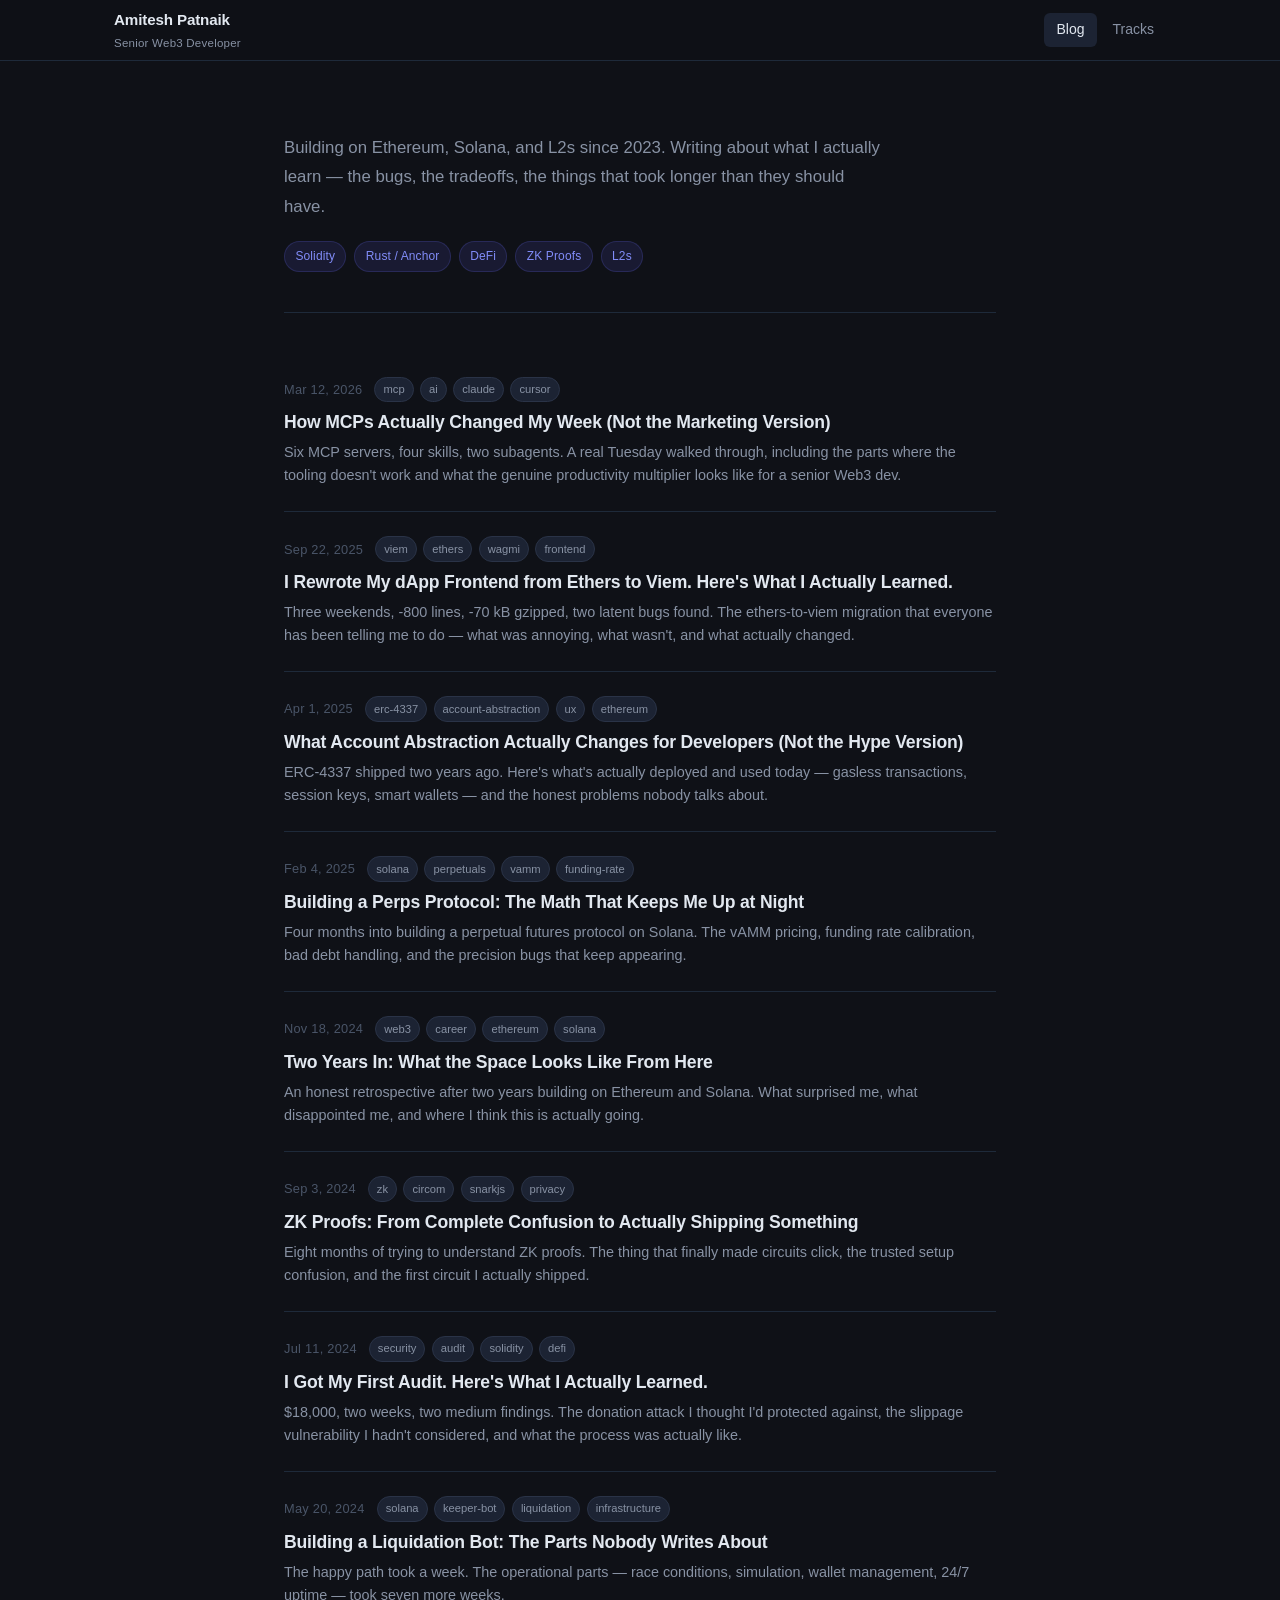
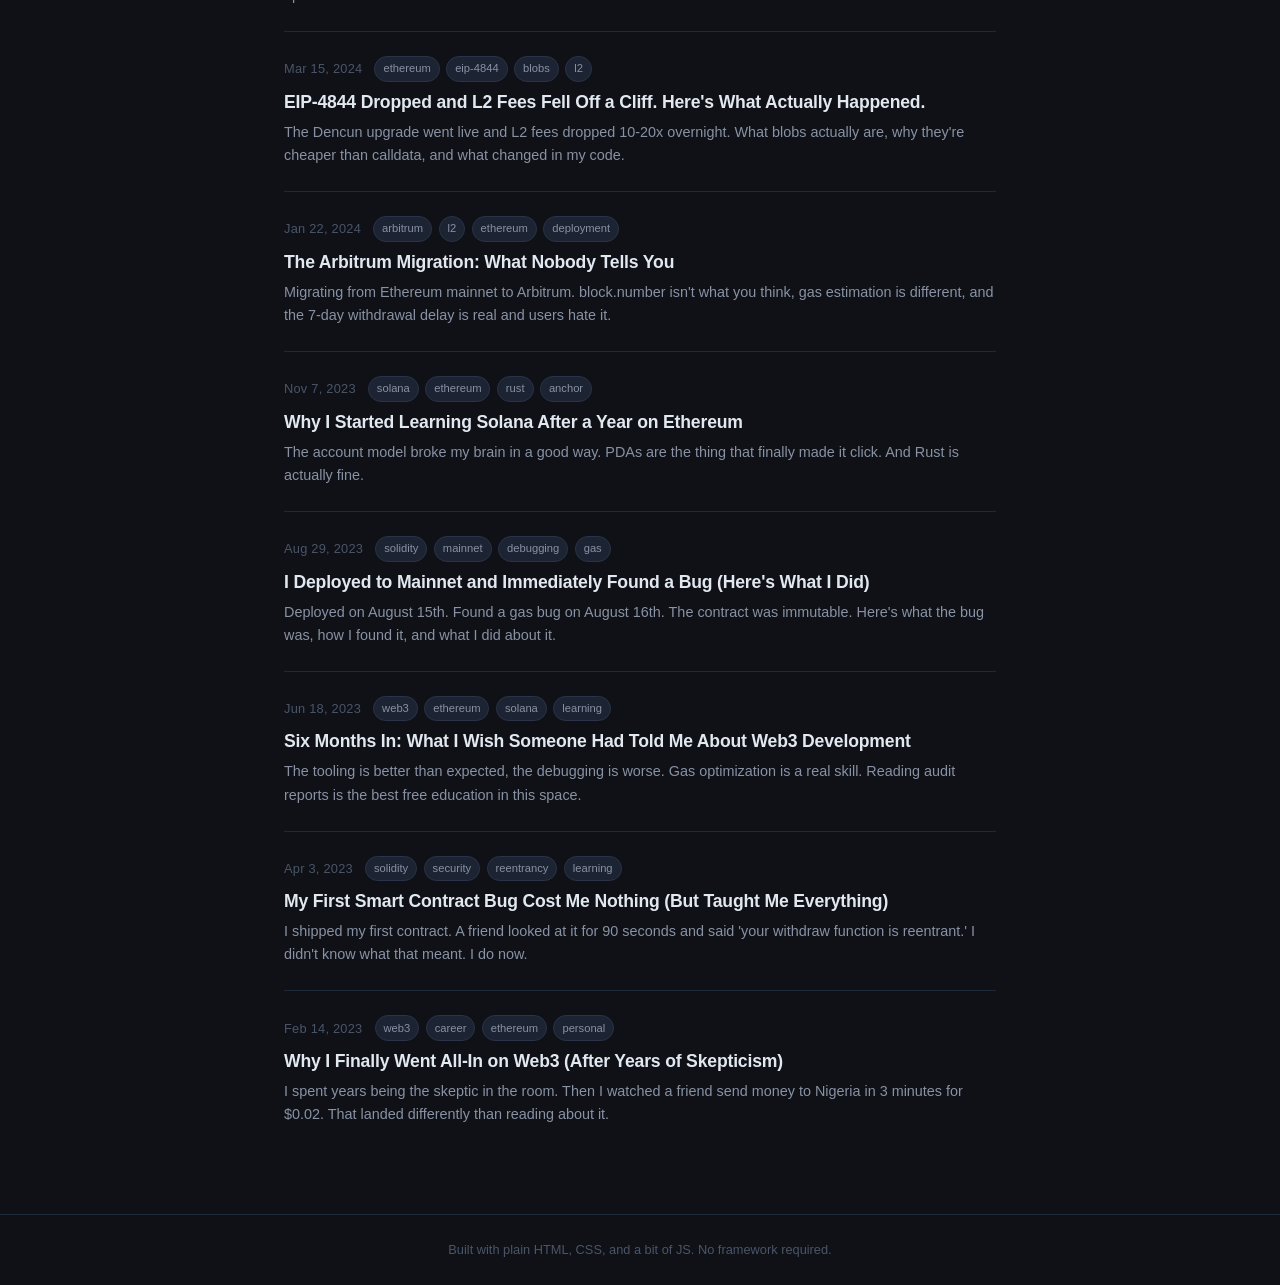
<file: index.html>
<!DOCTYPE html>
<html lang="en">
<head>
  <meta charset="UTF-8" />
  <meta name="viewport" content="width=device-width, initial-scale=1.0" />
  <title>Amitesh Patnaik — Web3 Dev Blog</title>
  <link rel="stylesheet" href="site/style.css" />
</head>
<body>
  <div class="layout">

    <header class="site-header">
      <div class="header-inner">
        <a href="index.html" class="logo">
          <span class="logo-name">Amitesh Patnaik</span>
          <span class="logo-sub">Senior Web3 Developer</span>
        </a>
        <nav class="header-nav">
          <a href="index.html" class="nav-link active">Blog</a>
          <a href="site/tracks.html" class="nav-link">Tracks</a>
        </nav>
      </div>
    </header>

    <main class="main">
      <div class="hero">
        <p class="hero-text">
          Building on Ethereum, Solana, and L2s since 2023. Writing about what I actually learn — the bugs, the tradeoffs, the things that took longer than they should have.
        </p>
        <div class="hero-tags">
          <span class="tag">Solidity</span>
          <span class="tag">Rust / Anchor</span>
          <span class="tag">DeFi</span>
          <span class="tag">ZK Proofs</span>
          <span class="tag">L2s</span>
        </div>
      </div>

      <section class="posts-section">
        <div class="posts-list" id="posts-list">
          <!-- Populated by JS -->
          <div class="loading">Loading posts…</div>
        </div>
      </section>
    </main>

    <footer class="site-footer">
      <p>Built with plain HTML, CSS, and a bit of JS. No framework required.</p>
    </footer>

  </div>

  <script src="site/posts.js"></script>
  <script src="site/app.js"></script>
</body>
</html>
</file>
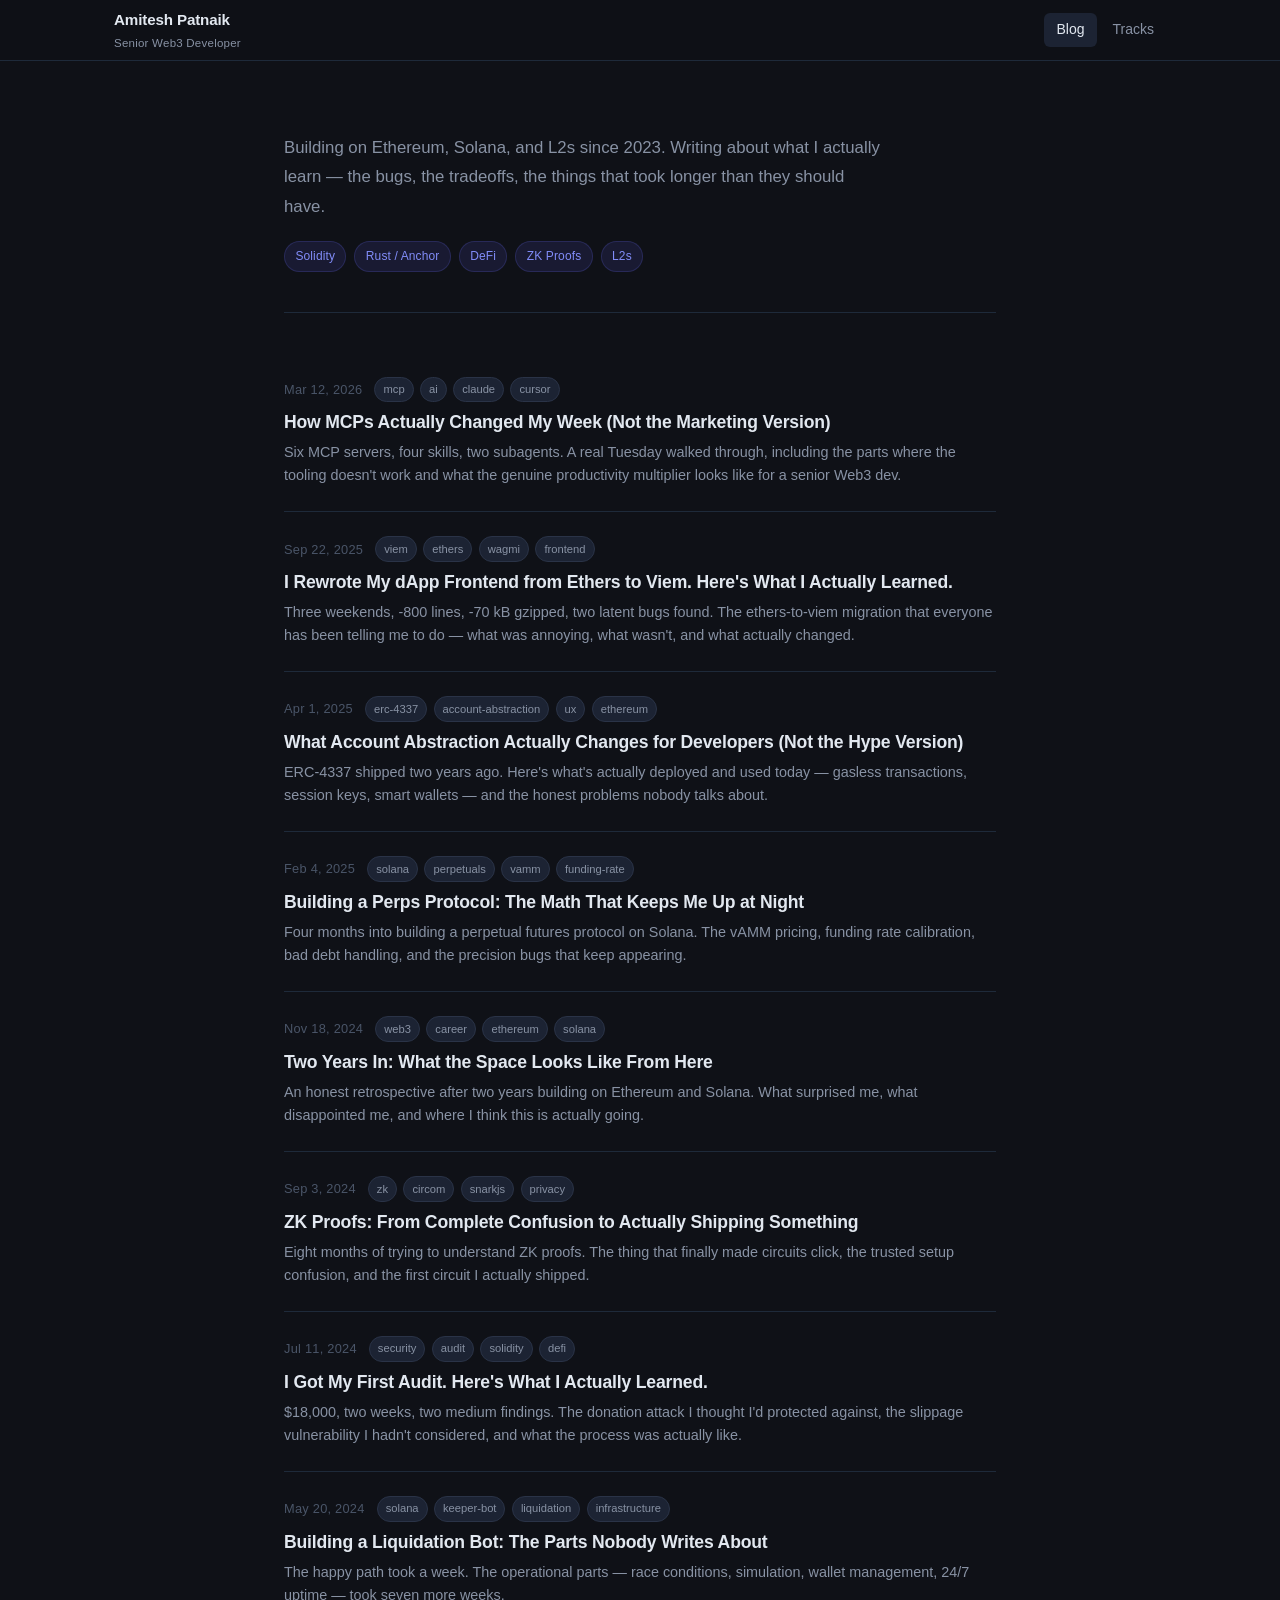
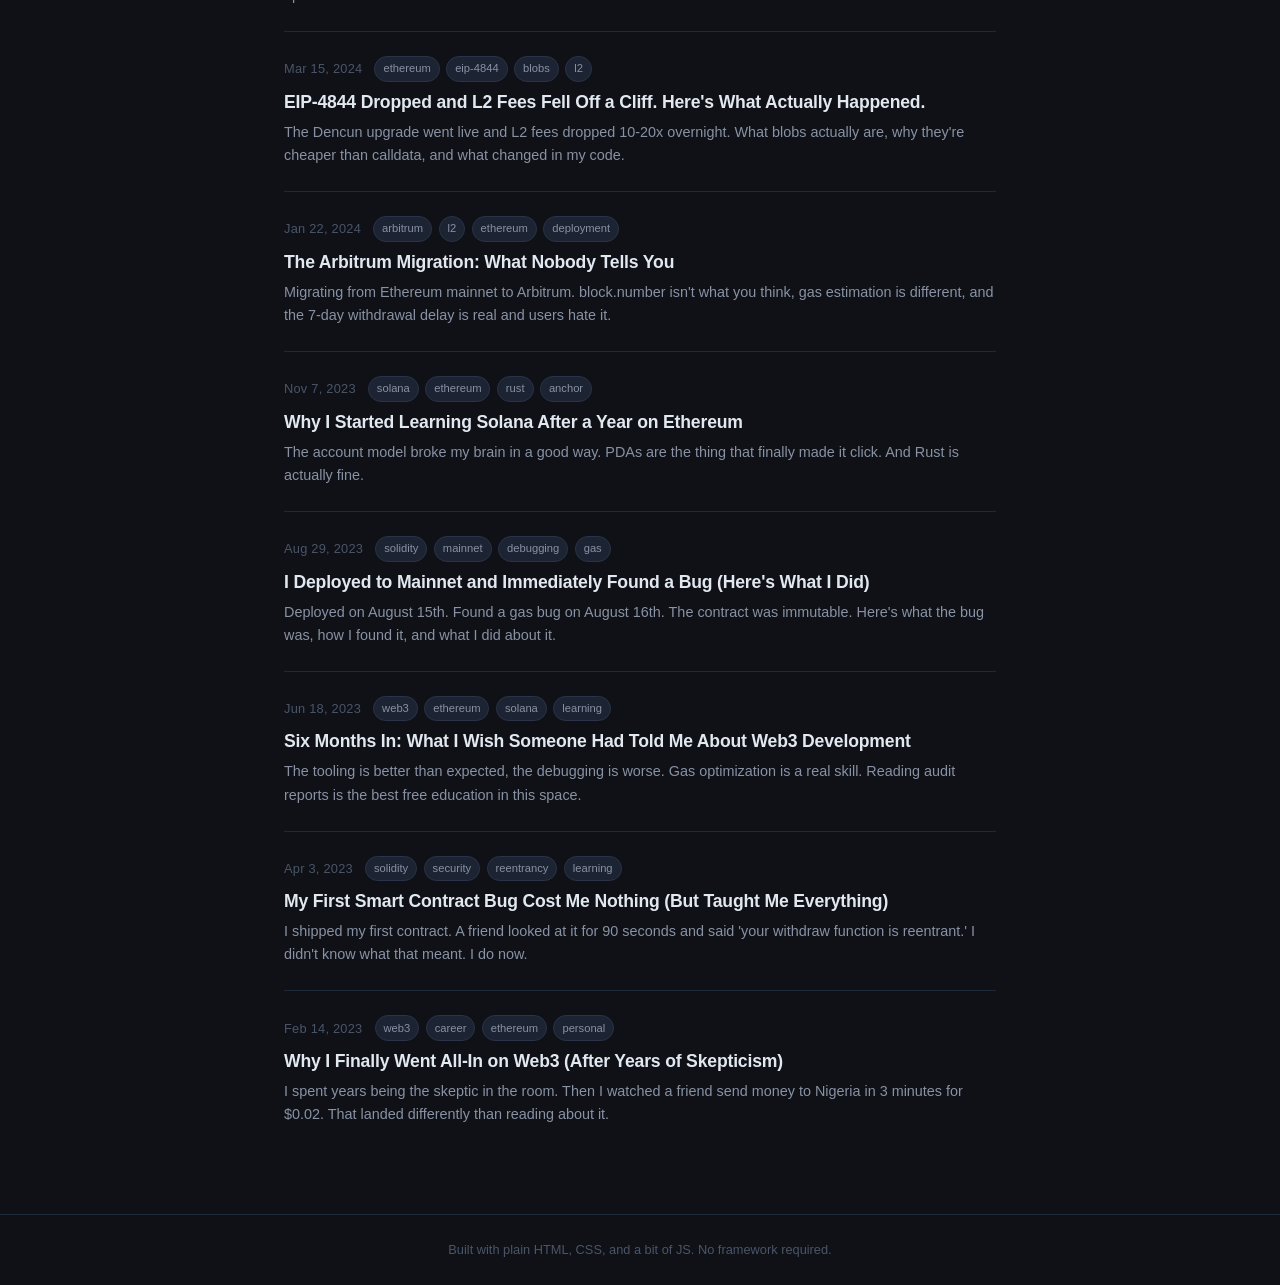
<file: site/index.html>
<!DOCTYPE html>
<html lang="en">
<head>
  <meta charset="UTF-8" />
  <meta name="viewport" content="width=device-width, initial-scale=1.0" />
  <title>Amitesh Patnaik — Web3 Dev Blog</title>
  <link rel="stylesheet" href="style.css" />
</head>
<body>
  <div class="layout">

    <header class="site-header">
      <div class="header-inner">
        <a href="/" class="logo">
          <span class="logo-name">Amitesh Patnaik</span>
          <span class="logo-sub">Senior Web3 Developer</span>
        </a>
        <nav class="header-nav">
          <a href="/" class="nav-link active">Blog</a>
          <a href="tracks.html" class="nav-link">Tracks</a>
        </nav>
      </div>
    </header>

    <main class="main">
      <div class="hero">
        <p class="hero-text">
          Building on Ethereum, Solana, and L2s since 2023. Writing about what I actually learn — the bugs, the tradeoffs, the things that took longer than they should have.
        </p>
        <div class="hero-tags">
          <span class="tag">Solidity</span>
          <span class="tag">Rust / Anchor</span>
          <span class="tag">DeFi</span>
          <span class="tag">ZK Proofs</span>
          <span class="tag">L2s</span>
        </div>
      </div>

      <section class="posts-section">
        <div class="posts-list" id="posts-list">
          <!-- Populated by JS -->
          <div class="loading">Loading posts…</div>
        </div>
      </section>
    </main>

    <footer class="site-footer">
      <p>Built with plain HTML, CSS, and a bit of JS. No framework required.</p>
    </footer>

  </div>

  <script src="posts.js"></script>
  <script src="app.js"></script>
</body>
</html>
</file>
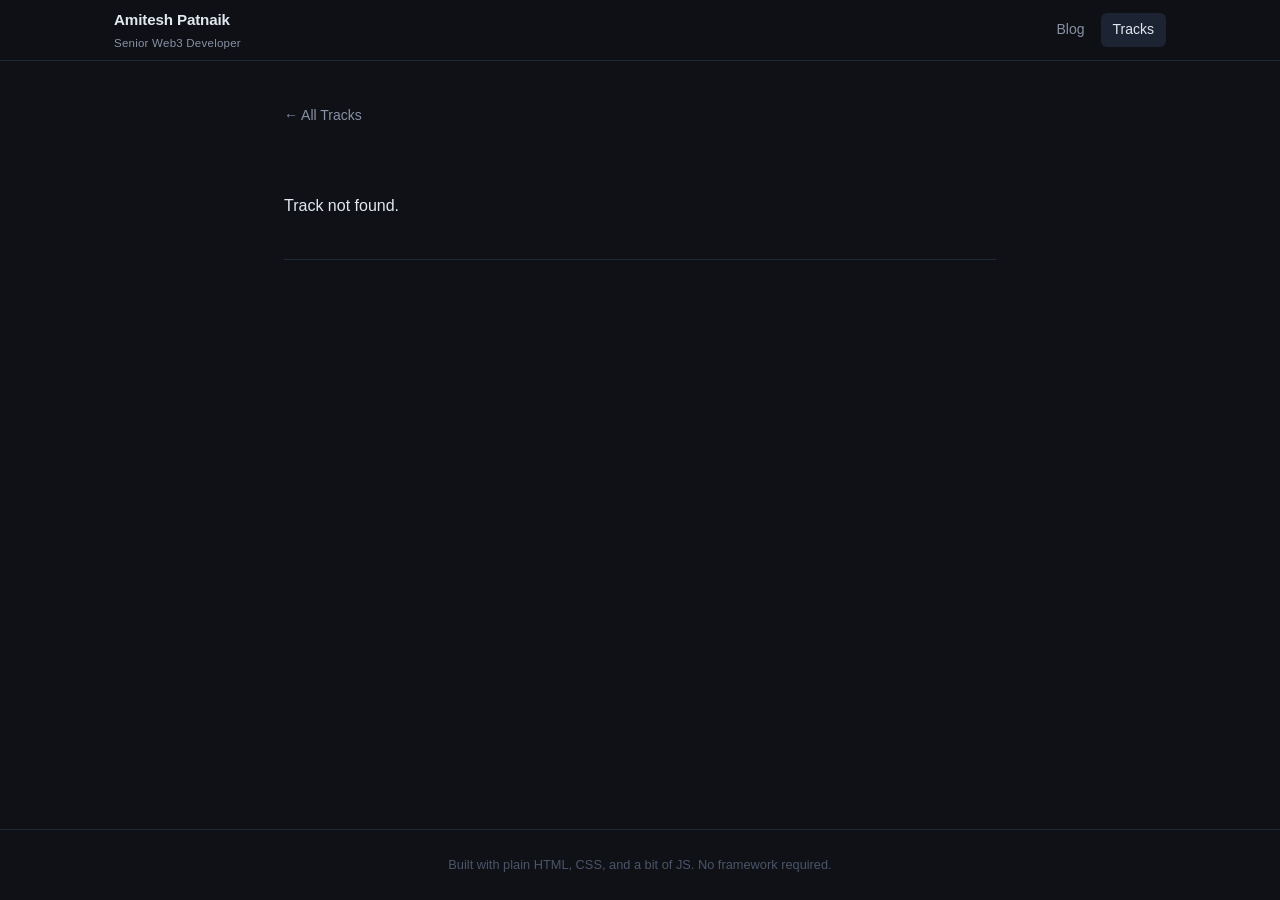
<file: site/track.html>
<!DOCTYPE html>
<html lang="en">
<head>
  <meta charset="UTF-8" />
  <meta name="viewport" content="width=device-width, initial-scale=1.0" />
  <title>Track — Amitesh Patnaik</title>
  <link rel="stylesheet" href="style.css" />
</head>
<body>
  <div class="layout">

    <header class="site-header">
      <div class="header-inner">
        <a href="/" class="logo">
          <span class="logo-name">Amitesh Patnaik</span>
          <span class="logo-sub">Senior Web3 Developer</span>
        </a>
        <nav class="header-nav">
          <a href="/" class="nav-link">Blog</a>
          <a href="tracks.html" class="nav-link active">Tracks</a>
        </nav>
      </div>
    </header>

    <main class="main">
      <div class="post-back">
        <a href="tracks.html" class="back-link">← All Tracks</a>
      </div>

      <div id="track-header" class="page-header"></div>
      <div id="track-posts" class="track-posts"></div>
    </main>

    <footer class="site-footer">
      <p>Built with plain HTML, CSS, and a bit of JS. No framework required.</p>
    </footer>

  </div>

  <script src="posts.js"></script>
  <script>
    (function () {
      const params = new URLSearchParams(window.location.search);
      const id = params.get('id');
      const track = TRACKS.find(t => t.id === id);

      if (!track) {
        document.getElementById('track-header').innerHTML = '<p>Track not found.</p>';
        return;
      }

      document.title = `${track.title} — Amitesh Patnaik`;

      document.getElementById('track-header').innerHTML = `
        <div style="display:flex;align-items:center;gap:0.75rem;margin-bottom:0.75rem;">
          <span class="track-number">${track.number}</span>
          <span class="track-level" style="font-size:0.8rem;color:var(--text-faint)">${track.level}</span>
        </div>
        <h1 class="page-title">${track.title}</h1>
        <p class="page-desc">${track.desc}</p>
      `;

      const container = document.getElementById('track-posts');
      track.posts.forEach((post, i) => {
        const a = document.createElement('a');
        a.className = 'track-post-item';
        a.href = `post.html?type=track&trackId=${track.id}&index=${i}`;
        a.innerHTML = `
          <span class="track-post-num">${String(i + 1).padStart(2, '0')}</span>
          <span class="track-post-title">${post.title}</span>
        `;
        container.appendChild(a);
      });
    })();
  </script>
</body>
</html>
</file>
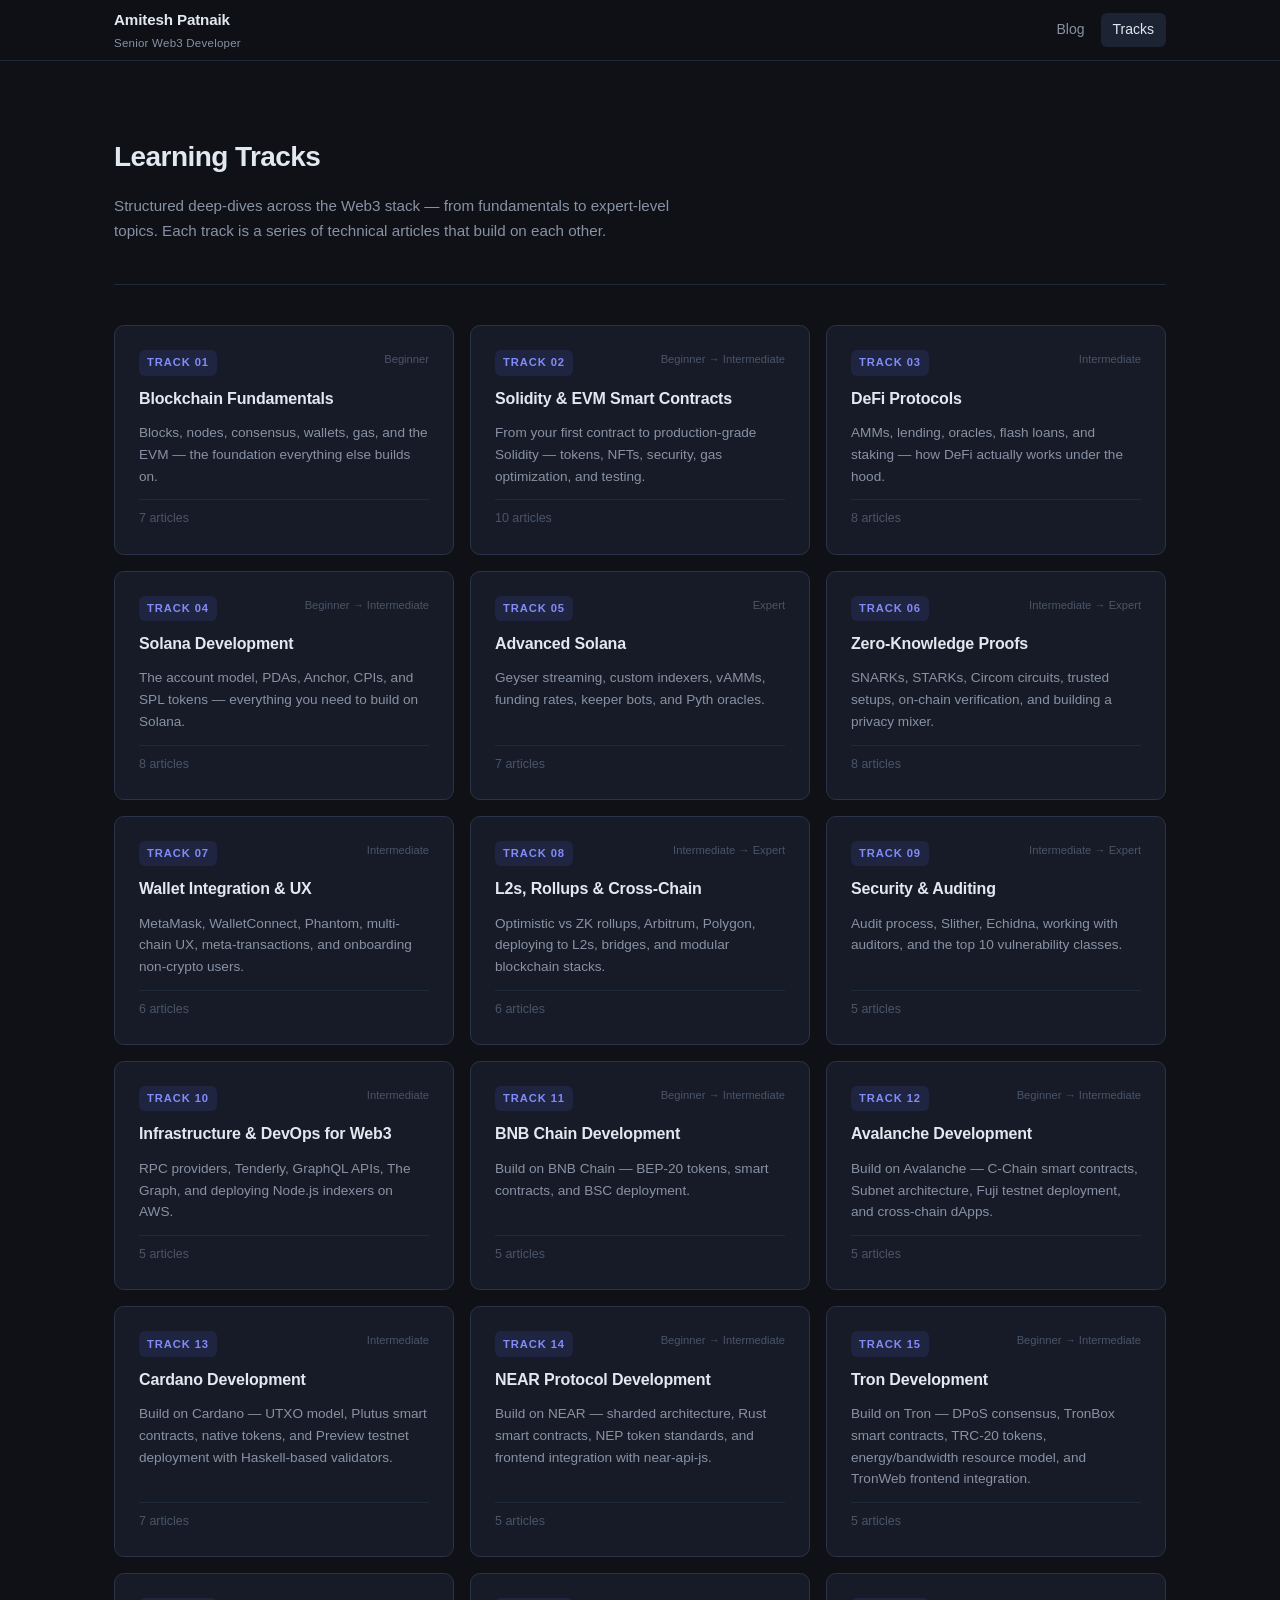
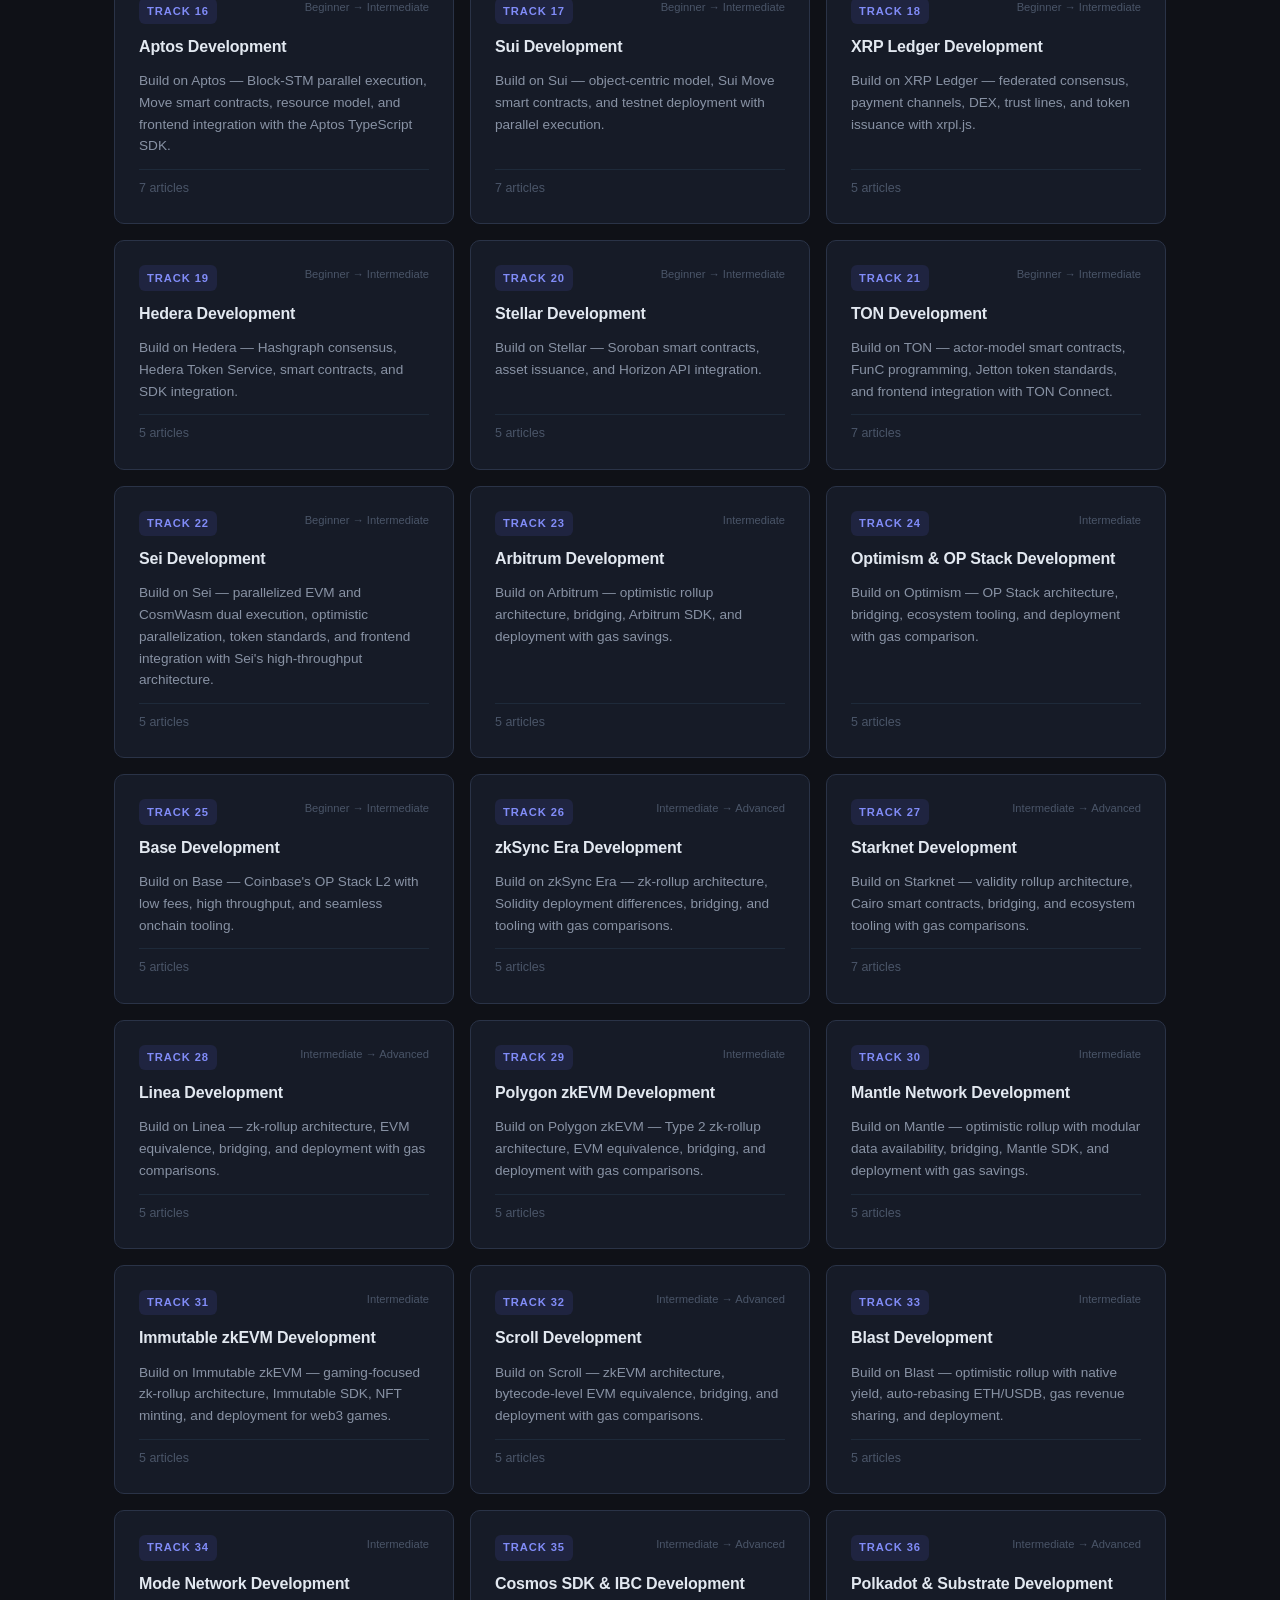
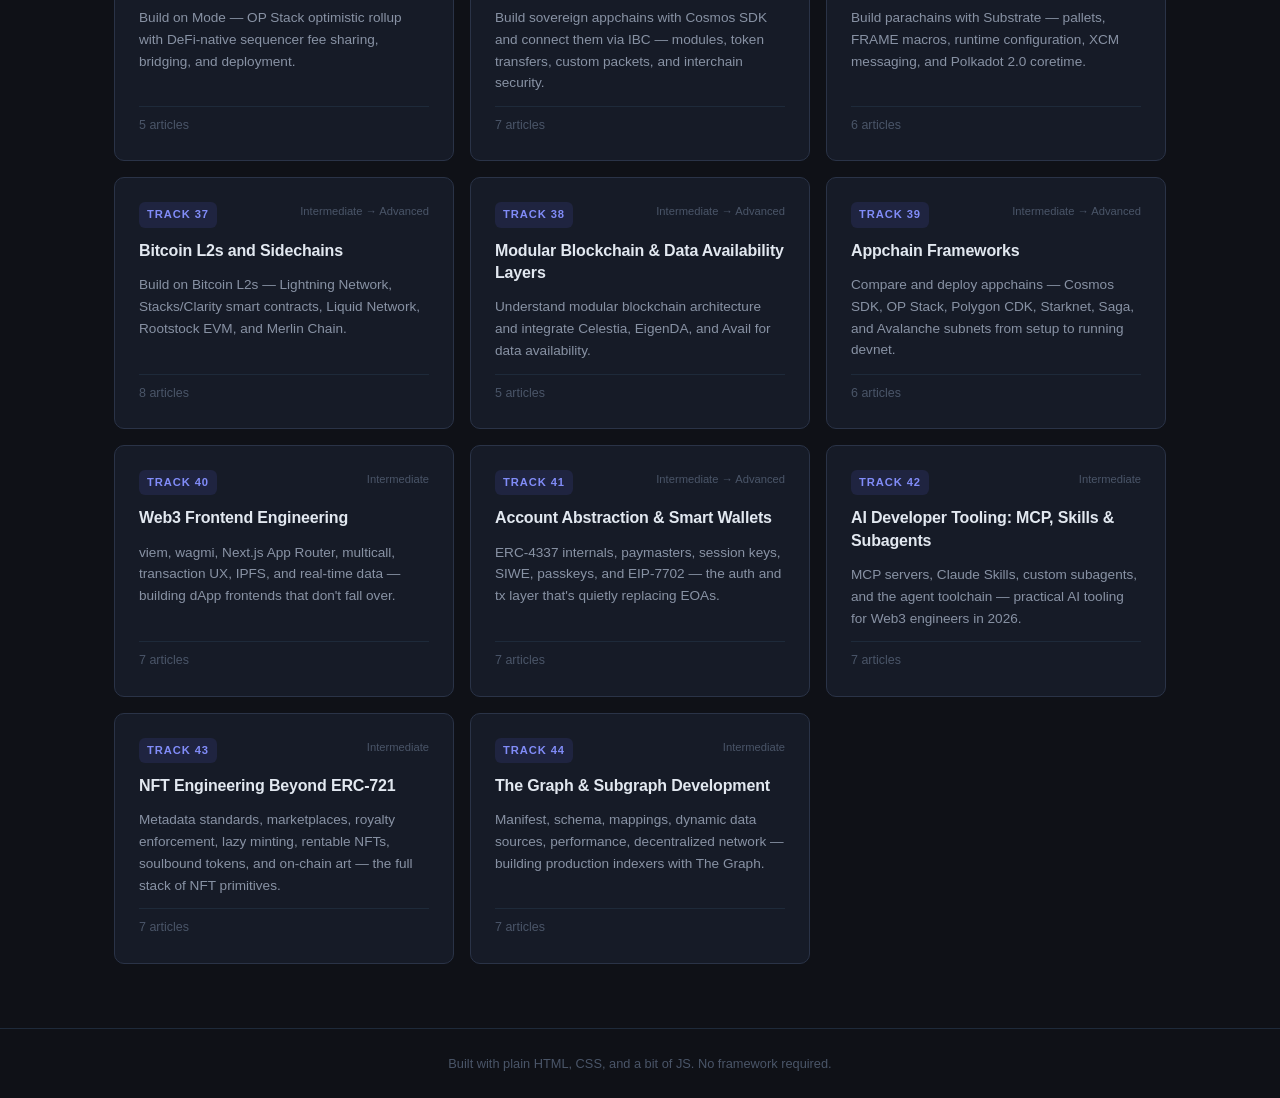
<file: site/tracks.html>
<!DOCTYPE html>
<html lang="en">
<head>
  <meta charset="UTF-8" />
  <meta name="viewport" content="width=device-width, initial-scale=1.0" />
  <title>Tracks — Amitesh Patnaik</title>
  <link rel="stylesheet" href="style.css" />
</head>
<body>
  <div class="layout">

    <header class="site-header">
      <div class="header-inner">
        <a href="/" class="logo">
          <span class="logo-name">Amitesh Patnaik</span>
          <span class="logo-sub">Senior Web3 Developer</span>
        </a>
        <nav class="header-nav">
          <a href="/" class="nav-link">Blog</a>
          <a href="tracks.html" class="nav-link active">Tracks</a>
        </nav>
      </div>
    </header>

    <main class="main">
      <div class="page-header">
        <h1 class="page-title">Learning Tracks</h1>
        <p class="page-desc">Structured deep-dives across the Web3 stack — from fundamentals to expert-level topics. Each track is a series of technical articles that build on each other.</p>
      </div>

      <div class="tracks-grid" id="tracks-grid">
        <!-- Populated by JS -->
        <div class="loading">Loading tracks…</div>
      </div>
    </main>

    <footer class="site-footer">
      <p>Built with plain HTML, CSS, and a bit of JS. No framework required.</p>
    </footer>

  </div>

  <script src="posts.js"></script>
  <script src="tracks-app.js"></script>
</body>
</html>
</file>
<file: site/style.css>
/* ── Reset & Base ─────────────────────────────────────────────────────────── */
*, *::before, *::after { box-sizing: border-box; margin: 0; padding: 0; }

:root {
  --bg:          #0f1117;
  --bg-card:     #161b27;
  --bg-hover:    #1c2333;
  --border:      #2a3347;
  --border-soft: #1e2a3a;
  --text:        #e2e8f0;
  --text-muted:  #8892a4;
  --text-faint:  #4a5568;
  --accent:      #6366f1;
  --accent-soft: #818cf8;
  --accent-dim:  rgba(99,102,241,0.12);
  --green:       #34d399;
  --yellow:      #fbbf24;
  --red:         #f87171;
  --radius:      10px;
  --radius-sm:   6px;
  --font-sans:   'Inter', -apple-system, BlinkMacSystemFont, 'Segoe UI', sans-serif;
  --font-mono:   'JetBrains Mono', 'Fira Code', 'Cascadia Code', monospace;
  --max-w:       760px;
  --max-w-wide:  1100px;
}

/* ── Reading Progress Bar ─────────────────────────────────────────────────── */
.reading-progress-track {
  position: fixed;
  top: 0;
  left: 0;
  right: 0;
  height: 3px;
  background: transparent;
  z-index: 200;
}
.reading-progress-bar {
  height: 100%;
  width: 0%;
  background: linear-gradient(90deg, var(--accent), var(--accent-soft));
  transition: width 0.1s linear;
  border-radius: 0 2px 2px 0;
}

html { font-size: 16px; scroll-behavior: smooth; }

body {
  background: var(--bg);
  color: var(--text);
  font-family: var(--font-sans);
  line-height: 1.7;
  -webkit-font-smoothing: antialiased;
}

a { color: var(--accent-soft); text-decoration: none; }
a:hover { color: var(--text); }

/* ── Layout ───────────────────────────────────────────────────────────────── */
.layout {
  min-height: 100vh;
  display: flex;
  flex-direction: column;
}

.main {
  flex: 1;
  max-width: var(--max-w);
  margin: 0 auto;
  padding: 2.5rem 1.5rem 4rem;
  width: 100%;
}

/* ── Header ───────────────────────────────────────────────────────────────── */
.site-header {
  border-bottom: 1px solid var(--border-soft);
  background: rgba(15,17,23,0.92);
  backdrop-filter: blur(12px);
  position: sticky;
  top: 0;
  z-index: 100;
}

.header-inner {
  max-width: var(--max-w-wide);
  margin: 0 auto;
  padding: 0 1.5rem;
  height: 60px;
  display: flex;
  align-items: center;
  justify-content: space-between;
}

.logo {
  display: flex;
  flex-direction: column;
  gap: 1px;
  color: var(--text);
}
.logo:hover { color: var(--text); }
.logo-name {
  font-size: 0.95rem;
  font-weight: 600;
  letter-spacing: -0.01em;
}
.logo-sub {
  font-size: 0.72rem;
  color: var(--text-muted);
  letter-spacing: 0.02em;
}

.header-nav { display: flex; gap: 0.25rem; }

.nav-link {
  padding: 0.35rem 0.75rem;
  border-radius: var(--radius-sm);
  font-size: 0.875rem;
  color: var(--text-muted);
  transition: color 0.15s, background 0.15s;
}
.nav-link:hover { color: var(--text); background: var(--bg-hover); }
.nav-link.active { color: var(--text); background: var(--bg-hover); }

/* ── Hero ─────────────────────────────────────────────────────────────────── */
.hero {
  padding: 2rem 0 2.5rem;
  border-bottom: 1px solid var(--border-soft);
  margin-bottom: 2.5rem;
}

.hero-text {
  font-size: 1.05rem;
  color: var(--text-muted);
  max-width: 600px;
  line-height: 1.75;
}

.hero-tags {
  display: flex;
  flex-wrap: wrap;
  gap: 0.5rem;
  margin-top: 1.25rem;
}

.tag {
  font-size: 0.75rem;
  padding: 0.25rem 0.65rem;
  border-radius: 999px;
  background: var(--accent-dim);
  color: var(--accent-soft);
  border: 1px solid rgba(99,102,241,0.2);
  font-weight: 500;
  letter-spacing: 0.01em;
}

/* ── Post List ────────────────────────────────────────────────────────────── */
.posts-section { }

.posts-list {
  display: flex;
  flex-direction: column;
  gap: 0;
}

.post-item {
  display: block;
  padding: 1.5rem 0;
  border-bottom: 1px solid var(--border-soft);
  color: var(--text);
  transition: none;
}
.post-item:last-child { border-bottom: none; }
.post-item:hover .post-item-title { color: var(--accent-soft); }

.post-item-meta {
  display: flex;
  align-items: center;
  gap: 0.75rem;
  margin-bottom: 0.5rem;
}

.post-date {
  font-size: 0.8rem;
  color: var(--text-faint);
  font-variant-numeric: tabular-nums;
  letter-spacing: 0.02em;
}

.post-tags {
  display: flex;
  gap: 0.4rem;
  flex-wrap: wrap;
}

.post-tag {
  font-size: 0.7rem;
  padding: 0.15rem 0.5rem;
  border-radius: 999px;
  background: var(--bg-hover);
  color: var(--text-muted);
  border: 1px solid var(--border);
}

.post-item-title {
  font-size: 1.1rem;
  font-weight: 600;
  line-height: 1.4;
  color: var(--text);
  transition: color 0.15s;
  letter-spacing: -0.01em;
}

.post-item-excerpt {
  margin-top: 0.4rem;
  font-size: 0.9rem;
  color: var(--text-muted);
  line-height: 1.6;
  display: -webkit-box;
  -webkit-line-clamp: 2;
  -webkit-box-orient: vertical;
  overflow: hidden;
}

/* ── Page Header ──────────────────────────────────────────────────────────── */
.page-header {
  padding: 2rem 0 2.5rem;
  border-bottom: 1px solid var(--border-soft);
  margin-bottom: 2.5rem;
}

.page-title {
  font-size: 1.75rem;
  font-weight: 700;
  letter-spacing: -0.02em;
  margin-bottom: 0.75rem;
}

.page-desc {
  font-size: 0.95rem;
  color: var(--text-muted);
  max-width: 560px;
  line-height: 1.7;
}

/* ── Tracks Grid ──────────────────────────────────────────────────────────── */
.tracks-grid {
  display: grid;
  grid-template-columns: repeat(auto-fill, minmax(300px, 1fr));
  gap: 1rem;
}

/* override main max-width for tracks page */
.tracks-page .main { max-width: var(--max-w-wide); }

.track-card {
  background: var(--bg-card);
  border: 1px solid var(--border);
  border-radius: var(--radius);
  padding: 1.5rem;
  display: flex;
  flex-direction: column;
  gap: 0.75rem;
  transition: border-color 0.15s, background 0.15s;
  cursor: pointer;
}
.track-card:hover {
  border-color: var(--accent);
  background: var(--bg-hover);
}

.track-card-header {
  display: flex;
  align-items: flex-start;
  justify-content: space-between;
  gap: 1rem;
}

.track-number {
  font-size: 0.7rem;
  font-weight: 700;
  letter-spacing: 0.08em;
  text-transform: uppercase;
  color: var(--accent-soft);
  background: var(--accent-dim);
  padding: 0.2rem 0.5rem;
  border-radius: var(--radius-sm);
  white-space: nowrap;
}

.track-level {
  font-size: 0.7rem;
  color: var(--text-faint);
  white-space: nowrap;
}

.track-title {
  font-size: 1rem;
  font-weight: 600;
  color: var(--text);
  line-height: 1.4;
  letter-spacing: -0.01em;
}

.track-desc {
  font-size: 0.85rem;
  color: var(--text-muted);
  line-height: 1.6;
}

.track-count {
  font-size: 0.78rem;
  color: var(--text-faint);
  margin-top: auto;
  padding-top: 0.5rem;
  border-top: 1px solid var(--border-soft);
}

/* Track detail page */
.track-posts {
  display: flex;
  flex-direction: column;
  gap: 0;
}

.track-post-item {
  display: flex;
  align-items: baseline;
  gap: 1rem;
  padding: 1rem 0;
  border-bottom: 1px solid var(--border-soft);
  color: var(--text);
  transition: none;
}
.track-post-item:last-child { border-bottom: none; }
.track-post-item:hover .track-post-title { color: var(--accent-soft); }

.track-post-num {
  font-size: 0.75rem;
  color: var(--text-faint);
  font-variant-numeric: tabular-nums;
  min-width: 1.5rem;
  flex-shrink: 0;
}

.track-post-title {
  font-size: 0.95rem;
  font-weight: 500;
  color: var(--text);
  transition: color 0.15s;
  line-height: 1.4;
}

/* ── Post Article ─────────────────────────────────────────────────────────── */
.post-main { max-width: var(--max-w); }

.post-back {
  margin-bottom: 2rem;
}

.back-link {
  font-size: 0.875rem;
  color: var(--text-muted);
  display: inline-flex;
  align-items: center;
  gap: 0.25rem;
  transition: color 0.15s;
}
.back-link:hover { color: var(--text); }

.post-article {}

/* Post header (rendered from frontmatter) */
.post-header {
  margin-bottom: 2.5rem;
  padding-bottom: 2rem;
  border-bottom: 1px solid var(--border-soft);
}

.post-header-meta {
  display: flex;
  align-items: center;
  gap: 0.75rem;
  margin-bottom: 1rem;
  flex-wrap: wrap;
}

.post-header-date {
  font-size: 0.82rem;
  color: var(--text-faint);
  font-variant-numeric: tabular-nums;
}

.post-header-tags {
  display: flex;
  gap: 0.4rem;
  flex-wrap: wrap;
}

.post-header-tag {
  font-size: 0.72rem;
  padding: 0.2rem 0.55rem;
  border-radius: 999px;
  background: var(--accent-dim);
  color: var(--accent-soft);
  border: 1px solid rgba(99,102,241,0.2);
}

.post-header-title {
  font-size: 1.75rem;
  font-weight: 700;
  line-height: 1.3;
  letter-spacing: -0.025em;
  color: var(--text);
}

/* Markdown content */
.post-body { font-size: 1rem; line-height: 1.8; }

.post-body h2 {
  font-size: 1.35rem;
  font-weight: 700;
  letter-spacing: -0.02em;
  color: var(--text);
  margin: 2.5rem 0 1rem;
  padding-bottom: 0.5rem;
  border-bottom: 1px solid var(--border-soft);
}

.post-body h3 {
  font-size: 1.1rem;
  font-weight: 600;
  color: var(--text);
  margin: 2rem 0 0.75rem;
}

.post-body h4 {
  font-size: 0.95rem;
  font-weight: 600;
  color: var(--text-muted);
  margin: 1.5rem 0 0.5rem;
  text-transform: uppercase;
  letter-spacing: 0.05em;
}

.post-body p {
  margin-bottom: 1.25rem;
  color: var(--text);
}

.post-body a {
  color: var(--accent-soft);
  text-decoration: underline;
  text-decoration-color: rgba(129,140,248,0.3);
  text-underline-offset: 3px;
}
.post-body a:hover {
  color: var(--text);
  text-decoration-color: var(--text);
}

.post-body strong { color: var(--text); font-weight: 600; }
.post-body em { color: var(--text-muted); }

.post-body ul, .post-body ol {
  margin: 0 0 1.25rem 1.5rem;
}
.post-body li {
  margin-bottom: 0.4rem;
  color: var(--text);
}
.post-body li::marker { color: var(--text-faint); }

.post-body blockquote {
  border-left: 3px solid var(--accent);
  padding: 0.75rem 1.25rem;
  margin: 1.5rem 0;
  background: var(--accent-dim);
  border-radius: 0 var(--radius-sm) var(--radius-sm) 0;
}
.post-body blockquote p {
  color: var(--text-muted);
  margin: 0;
  font-style: italic;
}

.post-body hr {
  border: none;
  border-top: 1px solid var(--border-soft);
  margin: 2.5rem 0;
}

/* Code blocks */
.post-body pre {
  background: #0d1117;
  border: 1px solid var(--border);
  border-radius: var(--radius);
  padding: 1.25rem 1.5rem;
  overflow-x: auto;
  margin: 1.5rem 0;
  font-size: 0.875rem;
  line-height: 1.65;
}

.post-body pre code {
  background: none;
  padding: 0;
  border: none;
  border-radius: 0;
  font-size: inherit;
  color: inherit;
}

.post-body code {
  font-family: var(--font-mono);
  font-size: 0.875em;
  background: rgba(99,102,241,0.1);
  color: var(--accent-soft);
  padding: 0.15em 0.4em;
  border-radius: var(--radius-sm);
  border: 1px solid rgba(99,102,241,0.15);
}

/* Tables */
.post-body table {
  width: 100%;
  border-collapse: collapse;
  margin: 1.5rem 0;
  font-size: 0.9rem;
}
.post-body th {
  text-align: left;
  padding: 0.6rem 1rem;
  background: var(--bg-card);
  border: 1px solid var(--border);
  color: var(--text-muted);
  font-weight: 600;
  font-size: 0.8rem;
  text-transform: uppercase;
  letter-spacing: 0.04em;
}
.post-body td {
  padding: 0.6rem 1rem;
  border: 1px solid var(--border-soft);
  color: var(--text);
  vertical-align: top;
}
.post-body tr:nth-child(even) td { background: rgba(22,27,39,0.5); }

/* Post nav */
.post-nav {
  display: flex;
  justify-content: space-between;
  gap: 1rem;
  margin-top: 3rem;
  padding-top: 2rem;
  border-top: 1px solid var(--border-soft);
}

.post-nav-link {
  display: flex;
  flex-direction: column;
  gap: 0.25rem;
  max-width: 45%;
  padding: 1rem;
  background: var(--bg-card);
  border: 1px solid var(--border);
  border-radius: var(--radius);
  transition: border-color 0.15s;
}
.post-nav-link:hover { border-color: var(--accent); }
.post-nav-link.next { text-align: right; margin-left: auto; }

.post-nav-label {
  font-size: 0.72rem;
  color: var(--text-faint);
  text-transform: uppercase;
  letter-spacing: 0.06em;
}
.post-nav-title {
  font-size: 0.875rem;
  color: var(--text);
  font-weight: 500;
  line-height: 1.4;
}

/* ── Footer ───────────────────────────────────────────────────────────────── */
.site-footer {
  border-top: 1px solid var(--border-soft);
  padding: 1.5rem;
  text-align: center;
}
.site-footer p {
  font-size: 0.8rem;
  color: var(--text-faint);
}

/* ── Utility ──────────────────────────────────────────────────────────────── */
.loading {
  color: var(--text-faint);
  font-size: 0.9rem;
  padding: 2rem 0;
}

/* ── Responsive ───────────────────────────────────────────────────────────── */
@media (max-width: 640px) {
  .header-inner { padding: 0 1rem; }
  .main { padding: 1.5rem 1rem 3rem; }
  .tracks-grid { padding: 0 1rem 3rem; grid-template-columns: 1fr; }
  .post-header-title { font-size: 1.4rem; }
  .post-body pre { padding: 1rem; font-size: 0.82rem; }
  .post-nav { flex-direction: column; }
  .post-nav-link { max-width: 100%; }
  .post-nav-link.next { text-align: left; margin-left: 0; }
}

/* ── Scrollbar ────────────────────────────────────────────────────────────── */
::-webkit-scrollbar { width: 6px; height: 6px; }
::-webkit-scrollbar-track { background: var(--bg); }
::-webkit-scrollbar-thumb { background: var(--border); border-radius: 3px; }
::-webkit-scrollbar-thumb:hover { background: var(--text-faint); }

/* ── Selection ────────────────────────────────────────────────────────────── */
::selection { background: var(--accent-dim); color: var(--text); }


/* ── Breadcrumb ───────────────────────────────────────────────────────────── */
.breadcrumb {
  display: flex;
  align-items: center;
  gap: 0.4rem;
  flex-wrap: wrap;
}
.breadcrumb-link {
  font-size: 0.875rem;
  color: var(--text-muted);
  transition: color 0.15s;
}
.breadcrumb-link:hover { color: var(--text); }
.breadcrumb-sep {
  color: var(--text-faint);
  font-size: 0.875rem;
}
.breadcrumb-current {
  font-size: 0.875rem;
  color: var(--text-faint);
}

/* ── Read time in post header ─────────────────────────────────────────────── */
.post-header-readtime {
  font-size: 0.82rem;
  color: var(--text-faint);
}

/* ── Code block with header bar ──────────────────────────────────────────── */
.code-block {
  margin: 1.5rem 0;
  border: 1px solid var(--border);
  border-radius: var(--radius);
  overflow: hidden;
}
.code-block-header {
  display: flex;
  align-items: center;
  justify-content: space-between;
  padding: 0.5rem 1rem;
  background: #161b27;
  border-bottom: 1px solid var(--border);
  min-height: 36px;
}
.code-lang {
  font-size: 0.72rem;
  font-family: var(--font-mono);
  color: var(--text-faint);
  text-transform: uppercase;
  letter-spacing: 0.06em;
}
.code-block pre {
  margin: 0;
  padding: 1.25rem 1.5rem;
  background: #0d1117;
  overflow-x: auto;
  font-size: 0.875rem;
  line-height: 1.65;
  border: none;
  border-radius: 0;
}
.code-block pre code {
  background: none;
  padding: 0;
  border: none;
  border-radius: 0;
  font-size: inherit;
  color: inherit;
}

/* ── Copy button ──────────────────────────────────────────────────────────── */
.copy-btn {
  display: inline-flex;
  align-items: center;
  gap: 0.35rem;
  padding: 0.25rem 0.6rem;
  background: transparent;
  border: 1px solid var(--border);
  border-radius: var(--radius-sm);
  color: var(--text-faint);
  font-size: 0.72rem;
  font-family: var(--font-sans);
  cursor: pointer;
  transition: color 0.15s, border-color 0.15s, background 0.15s;
  white-space: nowrap;
}
.copy-btn:hover {
  color: var(--text-muted);
  border-color: var(--text-faint);
  background: var(--bg-hover);
}
.copy-btn.copied {
  color: var(--green);
  border-color: var(--green);
}

/* ── Heading anchor links ─────────────────────────────────────────────────── */
.heading-anchor-wrapper {
  position: relative;
}
.heading-anchor {
  opacity: 0;
  margin-left: 0.5rem;
  font-size: 0.75em;
  color: var(--text-faint);
  text-decoration: none;
  transition: opacity 0.15s, color 0.15s;
  font-weight: 400;
}
.heading-anchor-wrapper:hover .heading-anchor { opacity: 1; }
.heading-anchor:hover { color: var(--accent-soft); opacity: 1; }

/* ── Scroll to top button ─────────────────────────────────────────────────── */
.scroll-top-btn {
  position: fixed;
  bottom: 2rem;
  right: 2rem;
  width: 40px;
  height: 40px;
  border-radius: 50%;
  background: var(--bg-card);
  border: 1px solid var(--border);
  color: var(--text-muted);
  display: flex;
  align-items: center;
  justify-content: center;
  cursor: pointer;
  opacity: 0;
  transform: translateY(8px);
  transition: opacity 0.2s, transform 0.2s, border-color 0.15s, color 0.15s;
  pointer-events: none;
  z-index: 50;
}
.scroll-top-btn.visible {
  opacity: 1;
  transform: translateY(0);
  pointer-events: auto;
}
.scroll-top-btn:hover {
  border-color: var(--accent);
  color: var(--text);
}

/* ── Responsive (additions) ───────────────────────────────────────────────── */
@media (max-width: 640px) {
  .scroll-top-btn { bottom: 1.25rem; right: 1.25rem; }
  .code-block pre { padding: 1rem; font-size: 0.82rem; }
  .post-header-meta { gap: 0.5rem; }
}
</file>
